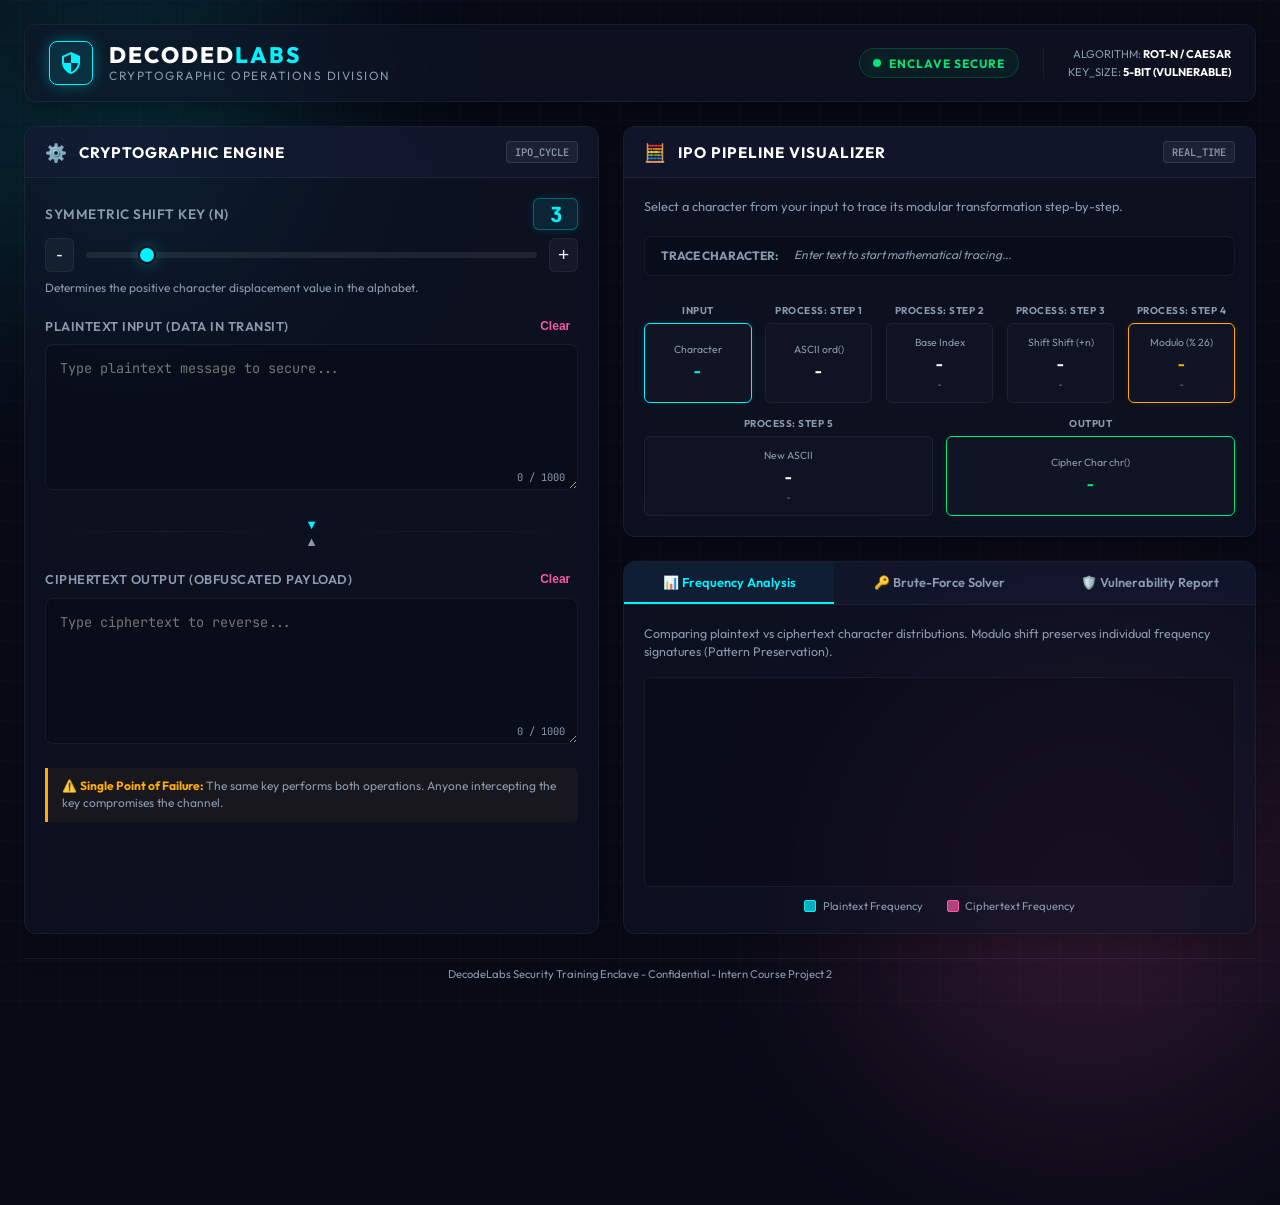
<file: Password encryption & decryption - project 2/index.html>
<!DOCTYPE html>
<html lang="en">
<head>
  <meta charset="UTF-8">
  <meta name="viewport" content="width=device-width, initial-scale=1.0">
  <meta name="description" content="DecodeLabs Cryptographic Engine - Basic Encryption & Decryption tool implementing secure transposition and data confidentiality metrics.">
  <title>DecodeLabs | Cryptographic Engine</title>
  <!-- Google Fonts -->
  <link rel="preconnect" href="https://fonts.googleapis.com">
  <link rel="preconnect" href="https://fonts.gstatic.com" crossorigin>
  <link href="https://fonts.googleapis.com/css2?family=JetBrains+Mono:ital,wght@0,100..800;1,100..800&family=Outfit:wght@100..900&display=swap" rel="stylesheet">
  <!-- Stylesheet -->
  <link rel="stylesheet" href="style.css">
</head>
<body>

  <!-- Background Grid Effect -->
  <div class="cyber-grid"></div>
  <div class="glow-orb orb-1"></div>
  <div class="glow-orb orb-2"></div>

  <div class="app-container">
    
    <!-- Top Navigation Bar / Security Header -->
    <header class="security-header">
      <div class="logo-area">
        <div class="logo-shield">
          <svg viewBox="0 0 24 24" width="24" height="24">
            <path fill="currentColor" d="M12 1L3 5v6c0 5.55 3.84 10.74 9 12 5.16-1.26 9-6.45 9-12V5l-9-4zm0 10.99h7c-.53 4.12-3.28 7.79-7 8.94V12H5V6.3l7-3.11v8.8z"/>
          </svg>
        </div>
        <div class="logo-text">
          <h1>DECODED<span>LABS</span></h1>
          <p>Cryptographic Operations Division</p>
        </div>
      </div>
      
      <div class="security-status-widget">
        <div class="status-indicator">
          <span class="status-dot green-glow"></span>
          <span class="status-label">ENCLAVE SECURE</span>
        </div>
        <div class="status-meta">
          <span>ALGORITHM: <strong>ROT-N / CAESAR</strong></span>
          <span>KEY_SIZE: <strong>5-BIT (VULNERABLE)</strong></span>
        </div>
      </div>
    </header>

    <!-- Main Workspace -->
    <main class="workspace-grid">
      
      <!-- Left Panel: Cryptographic Operations Center -->
      <section class="ops-card glass-panel" id="ops-center">
        <div class="panel-header">
          <span class="header-icon">⚙️</span>
          <h2>Cryptographic Engine</h2>
          <span class="header-badge">IPO_CYCLE</span>
        </div>

        <div class="panel-body">
          <!-- Key / Shift Control -->
          <div class="control-group">
            <div class="control-label-row">
              <label for="shift-slider">Symmetric Shift Key (n)</label>
              <div class="shift-value-display" id="shift-value">3</div>
            </div>
            <div class="slider-container">
              <button class="adjust-btn" id="shift-dec" aria-label="Decrease Shift">-</button>
              <input type="range" id="shift-slider" min="0" max="25" value="3" class="neon-slider">
              <button class="adjust-btn" id="shift-inc" aria-label="Increase Shift">+</button>
            </div>
            <span class="control-help">Determines the positive character displacement value in the alphabet.</span>
          </div>

          <!-- Plaintext Area -->
          <div class="text-group">
            <div class="text-label-row">
              <label for="plaintext-input">Plaintext Input (Data in Transit)</label>
              <button class="clear-btn" id="clear-plaintext">Clear</button>
            </div>
            <div class="textarea-wrapper">
              <textarea id="plaintext-input" placeholder="Type plaintext message to secure..." maxlength="1000" rows="5"></textarea>
              <div class="char-counter"><span id="plaintext-count">0</span> / 1000</div>
            </div>
          </div>

          <!-- Operation Direction Indicator -->
          <div class="crypto-flow-divider">
            <div class="flow-line"></div>
            <div class="flow-arrows">
              <span class="arrow encrypting-arrow">▼</span>
              <span class="arrow decrypting-arrow">▲</span>
            </div>
            <div class="flow-line"></div>
          </div>

          <!-- Ciphertext Area -->
          <div class="text-group">
            <div class="text-label-row">
              <label for="ciphertext-input">Ciphertext Output (Obfuscated Payload)</label>
              <button class="clear-btn" id="clear-ciphertext">Clear</button>
            </div>
            <div class="textarea-wrapper">
              <textarea id="ciphertext-input" placeholder="Type ciphertext to reverse..." maxlength="1000" rows="5"></textarea>
              <div class="char-counter"><span id="ciphertext-count">0</span> / 1000</div>
            </div>
          </div>

          <!-- Symmetric Actions -->
          <div class="action-footer">
            <p class="enclave-warning">
              ⚠️ <strong>Single Point of Failure:</strong> The same key performs both operations. Anyone intercepting the key compromises the channel.
            </p>
          </div>
        </div>
      </section>

      <!-- Right Panel: Intelligence & Analysis Dash -->
      <div class="analysis-column">
        
        <!-- Interactive IPO Mathematical Pipeline -->
        <section class="analysis-card glass-panel" id="ipo-card">
          <div class="panel-header">
            <span class="header-icon">🧮</span>
            <h2>IPO Pipeline Visualizer</h2>
            <span class="header-badge">REAL_TIME</span>
          </div>
          <div class="panel-body">
            <p class="info-desc">Select a character from your input to trace its modular transformation step-by-step.</p>
            
            <div class="letter-picker-row">
              <span class="picker-label">Trace Character:</span>
              <div class="picker-container" id="picker-wrapper">
                <!-- Javascript will inject letter tokens here -->
                <span class="picker-placeholder">Enter text to start mathematical tracing...</span>
              </div>
            </div>

            <!-- Pipeline Visual Grid -->
            <div class="ipo-pipeline-grid" id="pipeline-visual">
              
              <!-- Input Stage -->
              <div class="pipeline-node" id="node-input">
                <div class="node-label">INPUT</div>
                <div class="node-box neon-border">
                  <div class="node-title">Character</div>
                  <div class="node-val" id="val-char-in">-</div>
                </div>
              </div>

              <!-- Conversion Stage -->
              <div class="pipeline-node" id="node-ascii">
                <div class="node-label">PROCESS: STEP 1</div>
                <div class="node-box">
                  <div class="node-title">ASCII ord()</div>
                  <div class="node-val" id="val-ascii-in">-</div>
                </div>
              </div>

              <!-- Base Normalization -->
              <div class="pipeline-node" id="node-base">
                <div class="node-label">PROCESS: STEP 2</div>
                <div class="node-box">
                  <div class="node-title">Base Index</div>
                  <div class="node-val" id="val-index-in">-</div>
                  <div class="node-formula" id="val-formula-base">-</div>
                </div>
              </div>

              <!-- Key Shift -->
              <div class="pipeline-node" id="node-shift">
                <div class="node-label">PROCESS: STEP 3</div>
                <div class="node-box">
                  <div class="node-title">Shift Shift (+n)</div>
                  <div class="node-val" id="val-shift-out">-</div>
                  <div class="node-formula" id="val-formula-shift">-</div>
                </div>
              </div>

              <!-- Modulo wrap -->
              <div class="pipeline-node" id="node-wrap">
                <div class="node-label">PROCESS: STEP 4</div>
                <div class="node-box neon-border-amber">
                  <div class="node-title">Modulo (% 26)</div>
                  <div class="node-val" id="val-wrap-out">-</div>
                  <div class="node-formula" id="val-formula-wrap">-</div>
                </div>
              </div>

              <!-- Denormalization -->
              <div class="pipeline-node" id="node-denorm">
                <div class="node-label">PROCESS: STEP 5</div>
                <div class="node-box">
                  <div class="node-title">New ASCII</div>
                  <div class="node-val" id="val-ascii-out">-</div>
                  <div class="node-formula" id="val-formula-denorm">-</div>
                </div>
              </div>

              <!-- Output Stage -->
              <div class="pipeline-node" id="node-output">
                <div class="node-label">OUTPUT</div>
                <div class="node-box neon-border-green">
                  <div class="node-title">Cipher Char chr()</div>
                  <div class="node-val" id="val-char-out">-</div>
                </div>
              </div>

            </div>
          </div>
        </section>

        <!-- Tabs Navigation for Frequency Analysis vs Brute Force -->
        <section class="analysis-card glass-panel" id="security-tabs-card">
          <div class="tabs-nav">
            <button class="tab-btn active" data-tab="freq-tab">📊 Frequency Analysis</button>
            <button class="tab-btn" data-tab="brute-tab">🔑 Brute-Force Solver</button>
            <button class="tab-btn" data-tab="vulnerability-tab">🛡️ Vulnerability Report</button>
          </div>

          <div class="tabs-content">
            <!-- Tab 1: Frequency Analysis -->
            <div class="tab-pane active" id="freq-tab">
              <p class="tab-desc">Comparing plaintext vs ciphertext character distributions. Modulo shift preserves individual frequency signatures (Pattern Preservation).</p>
              
              <div class="chart-container">
                <!-- We will render a custom High-Perf canvas chart -->
                <canvas id="freq-chart" width="480" height="200"></canvas>
              </div>
              
              <div class="chart-legend">
                <div class="legend-item"><span class="legend-color pt-color"></span> Plaintext Frequency</div>
                <div class="legend-item"><span class="legend-color ct-color"></span> Ciphertext Frequency</div>
              </div>
            </div>

            <!-- Tab 2: Brute Force Solver -->
            <div class="tab-pane" id="brute-tab">
              <p class="tab-desc">Because the key space is restricted to only 25 possibilities, Caesar Ciphers can be solved instantly. View all possible translations below:</p>
              
              <div class="brute-force-table-wrapper">
                <table class="brute-table" id="brute-table-body">
                  <thead>
                    <tr>
                      <th style="width: 15%">Shift</th>
                      <th style="width: 65%">Decrypted Text Candidate</th>
                      <th style="width: 20%">Assessment</th>
                    </tr>
                  </thead>
                  <tbody>
                    <tr>
                      <td colspan="3" class="empty-table-msg">Enter a ciphertext message to test key space recovery.</td>
                    </tr>
                  </tbody>
                </table>
              </div>
            </div>

            <!-- Tab 3: Vulnerability Report -->
            <div class="tab-pane" id="vulnerability-tab">
              <div class="vuln-report">
                <div class="vuln-severity high">
                  <span class="severity-tag">CRITICAL RISK</span>
                  <h3>Frequency Pattern Preservation</h3>
                </div>
                <p>Observe the Frequency Analysis chart above. The ciphertext letter distribution has <strong>exactly the same shape</strong> as the plaintext, shifted horizontally. Since the letter 'E' is the most frequent character in standard English texts, a simple frequency search instantly reveals the key.</p>
                
                <div class="vuln-severity medium">
                  <span class="severity-tag">MEDIUM RISK</span>
                  <h3>Tiny Key Space (5-Bit Entropy)</h3>
                </div>
                <p>With only 25 keys, a computer can check all decryption combinations in microseconds. This is vulnerable to brute-force attacks.</p>

                <div class="remediation-box">
                  <h4>🔒 Cryptographic Evolution</h4>
                  <p>To fix these issues, modern algorithms (like <strong>AES-256</strong>) introduce:</p>
                  <ul>
                    <li><strong>Confusion:</strong> Making the relationship between the key and the ciphertext as complex as possible.</li>
                    <li><strong>Diffusion:</strong> Spreading the influence of individual plaintext characters over the entire ciphertext payload.</li>
                    <li><strong>Large Key Space:</strong> 256-bit keys yield $1.15 \times 10^{77}$ combinations, resisting brute-force.</li>
                  </ul>
                </div>
              </div>
            </div>

          </div>
        </section>

      </div>
    </main>

    <!-- Footer -->
    <footer class="app-footer">
      <p>DecodeLabs Security Training Enclave - Confidential - Intern Course Project 2</p>
    </footer>

  </div>

  <!-- Javascript Core Logic -->
  <script src="app.js"></script>
</body>
</html>
</file>
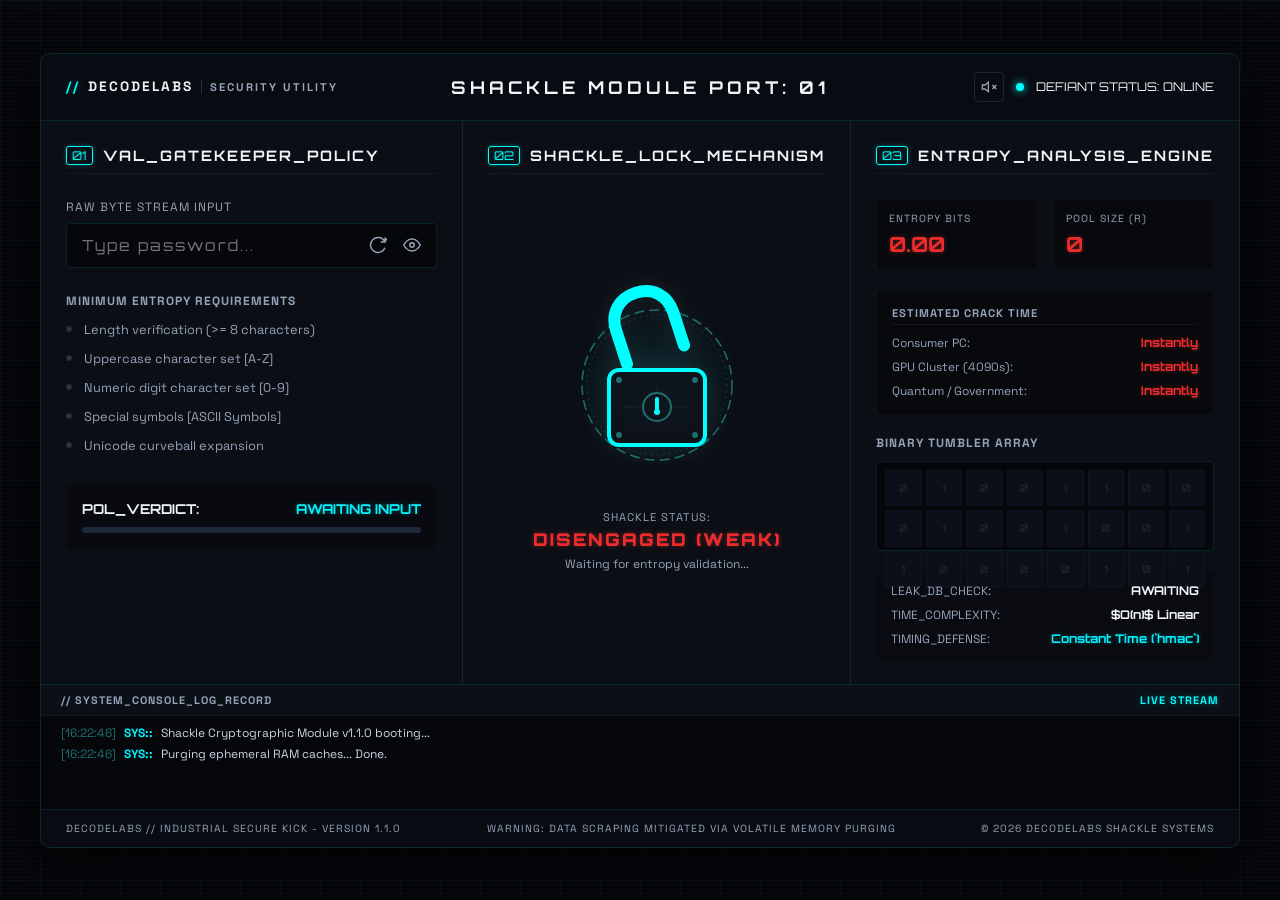
<file: Password strength checker - project 1/index.html>
<!DOCTYPE html>
<html lang="en">
<head>
    <meta charset="UTF-8">
    <meta name="viewport" content="width=device-width, initial-scale=1.0">
    <title>DecodeLabs // Password Entropy Terminal</title>
    <meta name="description" content="DecodeLabs Password Strength Checker and Entropy Analysis Engine. Evaluate password complexity, search space size, and Shannon entropy using constant-time comparison algorithms.">
    <meta name="keywords" content="DecodeLabs, password strength checker, password entropy, cybersecurity, constant time check, shackle lock, timing attack defense">
    <!-- Google Fonts: Space Grotesk & Orbitron for futuristic look -->
    <link rel="preconnect" href="https://fonts.googleapis.com">
    <link rel="preconnect" href="https://fonts.gstatic.com" crossorigin>
    <link href="https://fonts.googleapis.com/css2?family=Orbitron:wght@400;700;900&family=Space+Grotesk:wght@300;500;700&display=swap" rel="stylesheet">
    <link rel="stylesheet" href="styles.css">
</head>
<body>
    <!-- Scanline & Glitch Background Overlay -->
    <div class="scanlines"></div>
    <div class="grid-overlay"></div>
    <div class="ambient-glow"></div>

    <div class="terminal-container">
        <!-- Terminal Header -->
        <header class="terminal-header">
            <div class="header-brand">
                <span class="brand-logo">//</span>
                <span class="brand-name">DECODELABS</span>
                <span class="brand-division">SECURITY UTILITY</span>
            </div>
            <div class="header-title-container">
                <h1 class="header-title">SHACKLE MODULE PORT: 01</h1>
            </div>
            <div class="header-status">
                <button type="button" id="btn-audio" class="control-btn" title="Toggle Synthesizer Audio (Muted)">
                    <svg class="audio-icon" id="audio-icon-svg" viewBox="0 0 24 24" fill="none" stroke="currentColor" stroke-width="2">
                        <!-- Muted speaker icon by default -->
                        <path d="M11 5L6 9H2v6h4l5 4V5z"/>
                        <line x1="23" y1="9" x2="17" y2="15"/>
                        <line x1="17" y1="9" x2="23" y2="15"/>
                    </svg>
                </button>
                <div class="status-indicator-dot pulsing"></div>
                <div class="status-text" id="system-status-text">DEFIANT STATUS: ONLINE</div>
            </div>
        </header>

        <!-- Main Terminal Dashboard -->
        <main class="terminal-dashboard">
            
            <!-- LEFT PANEL: Security Logic & Controls -->
            <section class="dashboard-panel control-panel" id="control-unit">
                <div class="panel-header">
                    <span class="panel-num">01</span>
                    <h2>VAL_GATEKEEPER_POLICY</h2>
                </div>
                
                <div class="panel-content">
                    <div class="input-group">
                        <label for="password-input">RAW BYTE STREAM INPUT</label>
                        <div class="password-field-wrapper">
                            <input type="password" id="password-input" placeholder="Type password..." autocomplete="off" spellcheck="false">
                            <button type="button" id="btn-generate" class="inner-btn" title="Generate Secure Entropy">
                                <svg class="gen-icon" viewBox="0 0 24 24" fill="none" stroke="currentColor" stroke-width="2">
                                    <path d="M21.5 2v6h-6M21.34 15.57a10 10 0 1 1-.57-8.38l5.67-5.67"/>
                                </svg>
                            </button>
                            <button type="button" id="toggle-visibility" class="inner-btn" aria-label="Toggle password visibility">
                                <svg class="eye-icon" viewBox="0 0 24 24" fill="none" stroke="currentColor" stroke-width="2">
                                    <path d="M1 12s4-8 11-8 11 8 11 8-4 8-11 8-11-8-11-8z"/>
                                    <circle cx="12" cy="12" r="3"/>
                                </svg>
                            </button>
                        </div>
                    </div>

                    <!-- Policy Checklist -->
                    <div class="policy-checklist">
                        <h3>MINIMUM ENTROPY REQUIREMENTS</h3>
                        <ul>
                            <li id="rule-length" class="policy-rule">
                                <span class="rule-led"></span>
                                <span class="rule-text">Length verification (>= 8 characters)</span>
                            </li>
                            <li id="rule-upper" class="policy-rule">
                                <span class="rule-led"></span>
                                <span class="rule-text">Uppercase character set [A-Z]</span>
                            </li>
                            <li id="rule-digit" class="policy-rule">
                                <span class="rule-led"></span>
                                <span class="rule-text">Numeric digit character set [0-9]</span>
                            </li>
                            <li id="rule-symbol" class="policy-rule">
                                <span class="rule-led"></span>
                                <span class="rule-text">Special symbols [ASCII Symbols]</span>
                            </li>
                            <li id="rule-unicode" class="policy-rule">
                                <span class="rule-led"></span>
                                <span class="rule-text">Unicode curveball expansion</span>
                            </li>
                        </ul>
                    </div>

                    <!-- Policy Status Bar -->
                    <div class="status-summary">
                        <div class="status-row">
                            <span>POL_VERDICT:</span>
                            <span id="policy-verdict" class="status-fail">REJECTED</span>
                        </div>
                        <div class="status-bar-bg">
                            <div id="policy-status-bar" class="status-bar-fill fill-fail"></div>
                        </div>
                    </div>
                </div>
            </section>

            <!-- MIDDLE PANEL: Shackle Mechanism Visualization -->
            <section class="dashboard-panel visualization-panel" id="shackle-mechanism">
                <div class="panel-header">
                    <span class="panel-num">02</span>
                    <h2>SHACKLE_LOCK_MECHANISM</h2>
                </div>

                <div class="panel-content shackle-center">
                    <!-- Dynamic Lock SVG -->
                    <div class="shackle-wrapper">
                        <svg class="shackle-svg" viewBox="0 0 200 200" width="200" height="200">
                            <defs>
                                <radialGradient id="lock-glow" cx="50%" cy="50%" r="50%">
                                    <stop offset="0%" stop-color="var(--accent-glow)" stop-opacity="0.3" />
                                    <stop offset="100%" stop-color="var(--accent-glow)" stop-opacity="0" />
                                </radialGradient>
                            </defs>
                            
                            <!-- Glowing background circle -->
                            <circle cx="100" cy="100" r="85" fill="url(#lock-glow)" class="lock-bg-pulse" />
                            
                            <!-- Outer decorative HUD ring -->
                            <circle cx="100" cy="100" r="75" fill="none" stroke="var(--accent-dim)" stroke-width="1.5" stroke-dasharray="10 5" class="hud-ring-rotate" />
                            <circle cx="100" cy="100" r="70" fill="none" stroke="var(--accent-dim)" stroke-width="0.5" stroke-dasharray="2 4" />
                            
                            <!-- Padlock Group -->
                            <g class="padlock-group">
                                <!-- Lock Shackle (moving part) -->
                                <path id="shackle-arm" d="M70,95 V60 C70,42 82,30 100,30 C118,30 130,42 130,60 V95" 
                                      fill="none" stroke="var(--accent-color)" stroke-width="12" stroke-linecap="round" />
                                
                                <!-- Lock Body -->
                                <rect x="52" y="85" width="96" height="75" rx="10" fill="var(--bg-panel)" stroke="var(--accent-color)" stroke-width="4" />
                                
                                <!-- Screws on the lock body -->
                                <circle cx="62" cy="95" r="3" fill="var(--accent-dim)" />
                                <circle cx="138" cy="95" r="3" fill="var(--accent-dim)" />
                                <circle cx="62" cy="150" r="3" fill="var(--accent-dim)" />
                                <circle cx="138" cy="150" r="3" fill="var(--accent-dim)" />
                                
                                <!-- Decorative circuit lines on lock body -->
                                <path class="lock-circuits" d="M 68,122 H 84 M 116,122 H 132 M 100,102 V 108" fill="none" stroke="var(--accent-dim)" stroke-width="2" stroke-linecap="round" />
                                
                                <!-- Inner HUD element on lock body -->
                                <circle cx="100" cy="122" r="14" fill="none" stroke="var(--accent-dim)" stroke-width="2" />
                                <path id="lock-core" d="M100,114 V124" stroke="var(--accent-color)" stroke-width="4" stroke-linecap="round" />
                                <circle cx="100" cy="127" r="3" fill="var(--accent-color)" />
                            </g>
                        </svg>
                    </div>

                    <!-- Real-time Shackle Status Label -->
                    <div class="shackle-state">
                        <div class="shackle-status-title">SHACKLE STATUS:</div>
                        <div id="shackle-status-value" class="shackle-status-text text-fail">DISENGAGED (WEAK)</div>
                        <div id="shackle-status-details" class="shackle-status-subtext">Waiting for entropy validation...</div>
                    </div>
                </div>
            </section>

            <!-- RIGHT PANEL: Entropy Statistics & Tumbler -->
            <section class="dashboard-panel statistics-panel" id="entropy-engine">
                <div class="panel-header">
                    <span class="panel-num">03</span>
                    <h2>ENTROPY_ANALYSIS_ENGINE</h2>
                </div>

                <div class="panel-content">
                    <!-- Real-time Stats -->
                    <div class="stats-grid">
                        <div class="stat-box">
                            <span class="stat-label">ENTROPY BITS</span>
                            <span id="stat-entropy" class="stat-value text-fail">0.00</span>
                        </div>
                        <div class="stat-box">
                            <span class="stat-label">POOL SIZE (R)</span>
                            <span id="stat-pool" class="stat-value text-fail">0</span>
                        </div>
                    </div>

                    <!-- Crack Time Estimator -->
                    <div class="crack-estimator">
                        <h3>ESTIMATED CRACK TIME</h3>
                        <div class="estimator-table">
                            <div class="estimator-row">
                                <span class="est-device">Consumer PC:</span>
                                <span id="crack-desktop" class="est-time text-fail">Instant</span>
                            </div>
                            <div class="estimator-row">
                                <span class="est-device">GPU Cluster (4090s):</span>
                                <span id="crack-cluster" class="est-time text-fail">Instant</span>
                            </div>
                            <div class="estimator-row">
                                <span class="est-device">Quantum / Government:</span>
                                <span id="crack-quantum" class="est-time text-fail">Instant</span>
                            </div>
                        </div>
                    </div>

                    <!-- Binary Tumbler Array -->
                    <div class="tumbler-container">
                        <h3>BINARY TUMBLER ARRAY</h3>
                        <div class="tumbler-grid" id="tumbler-grid">
                            <!-- Populated dynamically by JS -->
                        </div>
                    </div>

                    <!-- Cryptographic Details -->
                    <div class="crypto-details">
                        <div class="crypto-row">
                            <span class="crypto-label">LEAK_DB_CHECK:</span>
                            <span id="crypto-leak" class="crypto-val status-pass">CLEAR</span>
                        </div>
                        <div class="crypto-row">
                            <span class="crypto-label">TIME_COMPLEXITY:</span>
                            <span class="crypto-val">$O(n)$ Linear</span>
                        </div>
                        <div class="crypto-row">
                            <span class="crypto-label">TIMING_DEFENSE:</span>
                            <span class="crypto-val text-cyan">Constant Time (`hmac`)</span>
                        </div>
                    </div>
                </div>
            </section>

        </main>

        <!-- Cyber Console Log Panel -->
        <section class="console-log-panel">
            <div class="console-header">
                <span class="console-title">// SYSTEM_CONSOLE_LOG_RECORD</span>
                <span class="console-status">LIVE STREAM</span>
            </div>
            <div class="console-body" id="console-log-output">
                <!-- Log entries added dynamically by JS -->
            </div>
        </section>

        <!-- Footer -->
        <footer class="terminal-footer">
            <div class="footer-left">DECODELABS // INDUSTRIAL SECURE KICK - VERSION 1.1.0</div>
            <div class="footer-center">WARNING: DATA SCRAPING MITIGATED VIA VOLATILE MEMORY PURGING</div>
            <div class="footer-right">&copy; 2026 DECODELABS SHACKLE SYSTEMS</div>
        </footer>
    </div>

    <script src="app.js"></script>
</body>
</html>
</file>
<file: Password encryption & decryption - project 2/style.css>
/*
 * DecodeLabs Cryptographic Engine stylesheet
 * Theme: Cyberpunk Glassmorphism / Secure Enclave
 */

:root {
  --bg-primary: #080a16;
  --bg-panel: rgba(15, 20, 39, 0.6);
  --bg-card-header: rgba(26, 32, 58, 0.4);
  --border-color: rgba(255, 255, 255, 0.06);
  --border-focus: rgba(0, 242, 254, 0.4);
  
  /* Accent Colors */
  --accent-cyan: #00f2fe;
  --accent-cyan-rgb: 0, 242, 254;
  --accent-pink: #f857a6;
  --accent-pink-rgb: 248, 87, 166;
  --accent-amber: #ffab00;
  --accent-amber-rgb: 255, 171, 0;
  --accent-green: #00e676;
  --accent-green-rgb: 0, 230, 118;
  
  /* Text */
  --text-main: #f1f5f9;
  --text-muted: #8a99ad;
  --text-white: #ffffff;
  
  /* Fonts */
  --font-outfit: 'Outfit', sans-serif;
  --font-mono: 'JetBrains Mono', monospace;
  
  /* Shadow & Blur */
  --glass-blur: blur(16px);
  --glow-cyan: 0 0 15px rgba(0, 242, 254, 0.3);
  --glow-pink: 0 0 15px rgba(248, 87, 166, 0.3);
  --glow-amber: 0 0 15px rgba(255, 171, 0, 0.3);
  --glow-green: 0 0 15px rgba(0, 230, 118, 0.3);
  
  --transition-speed: 0.25s;
}

/* Base resets & styles */
* {
  box-sizing: border-box;
  margin: 0;
  padding: 0;
}

body {
  font-family: var(--font-outfit);
  background-color: var(--bg-primary);
  color: var(--text-main);
  min-height: 100vh;
  overflow-x: hidden;
  position: relative;
  display: flex;
  flex-direction: column;
}

/* Background grid details */
.cyber-grid {
  position: absolute;
  top: 0;
  left: 0;
  width: 100%;
  height: 100%;
  background-image: 
    linear-gradient(rgba(255, 255, 255, 0.015) 1px, transparent 1px),
    linear-gradient(90deg, rgba(255, 255, 255, 0.015) 1px, transparent 1px);
  background-size: 40px 40px;
  background-position: center top;
  z-index: -2;
  pointer-events: none;
}

/* Background glowing layout orbs */
.glow-orb {
  position: absolute;
  border-radius: 50%;
  filter: blur(100px);
  z-index: -1;
  pointer-events: none;
  opacity: 0.25;
}

.orb-1 {
  width: 40vw;
  height: 40vw;
  background: radial-gradient(circle, var(--accent-cyan) 0%, transparent 70%);
  top: -10vw;
  left: -10vw;
}

.orb-2 {
  width: 50vw;
  height: 50vw;
  background: radial-gradient(circle, var(--accent-pink) 0%, transparent 70%);
  bottom: -15vw;
  right: -10vw;
}

/* Scrollbar styling */
::-webkit-scrollbar {
  width: 8px;
  height: 8px;
}
::-webkit-scrollbar-track {
  background: rgba(0, 0, 0, 0.2);
}
::-webkit-scrollbar-thumb {
  background: rgba(255, 255, 255, 0.1);
  border-radius: 4px;
}
::-webkit-scrollbar-thumb:hover {
  background: rgba(255, 255, 255, 0.2);
}

/* App Layout Container */
.app-container {
  max-width: 1440px;
  margin: 0 auto;
  width: 100%;
  padding: 1.5rem;
  flex: 1;
  display: flex;
  flex-direction: column;
  gap: 1.5rem;
}

/* Security Header */
.security-header {
  display: flex;
  justify-content: space-between;
  align-items: center;
  padding: 1rem 1.5rem;
  background: var(--bg-panel);
  border: 1px solid var(--border-color);
  border-radius: 12px;
  backdrop-filter: var(--glass-blur);
  box-shadow: 0 8px 32px 0 rgba(0, 0, 0, 0.37);
}

.logo-area {
  display: flex;
  align-items: center;
  gap: 1rem;
}

.logo-shield {
  display: flex;
  align-items: center;
  justify-content: center;
  width: 44px;
  height: 44px;
  background: rgba(0, 242, 254, 0.1);
  border: 1px solid var(--accent-cyan);
  border-radius: 8px;
  color: var(--accent-cyan);
  box-shadow: var(--glow-cyan);
}

.logo-text h1 {
  font-size: 1.4rem;
  font-weight: 800;
  letter-spacing: 2px;
  line-height: 1.1;
  color: var(--text-white);
}

.logo-text h1 span {
  color: var(--accent-cyan);
}

.logo-text p {
  font-size: 0.75rem;
  color: var(--text-muted);
  text-transform: uppercase;
  letter-spacing: 1.5px;
}

.security-status-widget {
  display: flex;
  align-items: center;
  gap: 1.5rem;
}

.status-indicator {
  display: flex;
  align-items: center;
  gap: 0.5rem;
  background: rgba(0, 230, 118, 0.06);
  border: 1px solid rgba(0, 230, 118, 0.2);
  padding: 0.4rem 0.8rem;
  border-radius: 20px;
}

.status-dot {
  width: 8px;
  height: 8px;
  border-radius: 50%;
  background-color: var(--accent-green);
}

.green-glow {
  box-shadow: var(--glow-green);
  animation: pulse-green 2s infinite;
}

.status-label {
  font-size: 0.75rem;
  font-weight: 700;
  color: var(--accent-green);
  letter-spacing: 1px;
}

.status-meta {
  display: flex;
  flex-direction: column;
  gap: 0.2rem;
  font-size: 0.7rem;
  color: var(--text-muted);
  text-align: right;
  border-left: 1px solid var(--border-color);
  padding-left: 1.5rem;
}

.status-meta strong {
  color: var(--text-white);
}

/* Responsive Grid Workspace */
.workspace-grid {
  display: grid;
  grid-template-columns: 1fr 1.1fr;
  gap: 1.5rem;
  flex: 1;
}

/* Glass Panels */
.glass-panel {
  background: var(--bg-panel);
  border: 1px solid var(--border-color);
  border-radius: 12px;
  backdrop-filter: var(--glass-blur);
  box-shadow: 0 8px 32px 0 rgba(0, 0, 0, 0.28);
  overflow: hidden;
  display: flex;
  flex-direction: column;
}

.panel-header {
  display: flex;
  align-items: center;
  padding: 0.85rem 1.25rem;
  background: var(--bg-card-header);
  border-bottom: 1px solid var(--border-color);
  gap: 0.75rem;
}

.header-icon {
  font-size: 1.1rem;
}

.panel-header h2 {
  font-size: 0.95rem;
  font-weight: 700;
  letter-spacing: 1px;
  text-transform: uppercase;
  color: var(--text-white);
  flex: 1;
}

.header-badge {
  font-family: var(--font-mono);
  font-size: 0.65rem;
  font-weight: 600;
  background: rgba(255, 255, 255, 0.05);
  border: 1px solid rgba(255, 255, 255, 0.1);
  padding: 0.2rem 0.5rem;
  border-radius: 4px;
  color: var(--text-muted);
}

.panel-body {
  padding: 1.25rem;
  display: flex;
  flex-direction: column;
  gap: 1.25rem;
  flex: 1;
}

/* Control elements */
.control-group {
  display: flex;
  flex-direction: column;
  gap: 0.5rem;
}

.control-label-row {
  display: flex;
  justify-content: space-between;
  align-items: center;
}

.control-group label {
  font-size: 0.85rem;
  font-weight: 600;
  text-transform: uppercase;
  letter-spacing: 0.5px;
  color: var(--text-muted);
}

.shift-value-display {
  font-family: var(--font-mono);
  font-size: 1.3rem;
  font-weight: 800;
  background: rgba(0, 242, 254, 0.1);
  border: 1px solid rgba(0, 242, 254, 0.3);
  color: var(--accent-cyan);
  padding: 0.1rem 0.75rem;
  border-radius: 6px;
  box-shadow: 0 0 10px rgba(0, 242, 254, 0.15);
  min-width: 45px;
  text-align: center;
}

.slider-container {
  display: flex;
  align-items: center;
  gap: 0.75rem;
}

.adjust-btn {
  background: rgba(255, 255, 255, 0.04);
  border: 1px solid var(--border-color);
  color: var(--text-main);
  width: 34px;
  height: 34px;
  border-radius: 6px;
  font-size: 1.2rem;
  cursor: pointer;
  display: flex;
  align-items: center;
  justify-content: center;
  transition: all var(--transition-speed) ease;
}

.adjust-btn:hover {
  background: rgba(0, 242, 254, 0.1);
  border-color: var(--accent-cyan);
  color: var(--accent-cyan);
  box-shadow: var(--glow-cyan);
}

.neon-slider {
  -webkit-appearance: none;
  width: 100%;
  height: 6px;
  border-radius: 3px;
  background: rgba(255, 255, 255, 0.08);
  outline: none;
  cursor: pointer;
  transition: background var(--transition-speed) ease;
}

.neon-slider::-webkit-slider-thumb {
  -webkit-appearance: none;
  appearance: none;
  width: 18px;
  height: 18px;
  border-radius: 50%;
  background: var(--accent-cyan);
  box-shadow: var(--glow-cyan);
  border: 2px solid var(--bg-primary);
  transition: transform 0.15s ease;
}

.neon-slider::-webkit-slider-thumb:hover {
  transform: scale(1.2);
}

.control-help {
  font-size: 0.75rem;
  color: var(--text-muted);
}

/* Inputs & Textareas */
.text-group {
  display: flex;
  flex-direction: column;
  gap: 0.5rem;
}

.text-label-row {
  display: flex;
  justify-content: space-between;
  align-items: center;
}

.text-group label {
  font-size: 0.8rem;
  font-weight: 600;
  text-transform: uppercase;
  letter-spacing: 0.5px;
  color: var(--text-muted);
}

.clear-btn {
  background: none;
  border: none;
  color: var(--accent-pink);
  font-size: 0.75rem;
  font-weight: 600;
  cursor: pointer;
  transition: opacity var(--transition-speed) ease;
  padding: 0.2rem 0.5rem;
}

.clear-btn:hover {
  opacity: 0.8;
  text-decoration: underline;
}

.textarea-wrapper {
  position: relative;
}

.text-group textarea {
  width: 100%;
  background: rgba(0, 0, 0, 0.2);
  border: 1px solid var(--border-color);
  border-radius: 8px;
  color: var(--text-main);
  padding: 0.85rem;
  padding-bottom: 1.8rem; /* space for char counter */
  font-family: var(--font-mono);
  font-size: 0.85rem;
  line-height: 1.5;
  resize: vertical;
  outline: none;
  transition: all var(--transition-speed) ease;
}

.text-group textarea:focus {
  border-color: var(--accent-cyan);
  box-shadow: 0 0 12px rgba(0, 242, 254, 0.1);
  background: rgba(0, 0, 0, 0.3);
}

.char-counter {
  position: absolute;
  bottom: 0.65rem;
  right: 0.85rem;
  font-size: 0.65rem;
  font-family: var(--font-mono);
  color: var(--text-muted);
  pointer-events: none;
}

/* Crypto divider arrows */
.crypto-flow-divider {
  display: flex;
  align-items: center;
  gap: 1rem;
}

.flow-line {
  flex: 1;
  height: 1px;
  background: linear-gradient(90deg, transparent, var(--border-color), transparent);
}

.flow-arrows {
  display: flex;
  flex-direction: column;
  gap: 0.2rem;
  color: var(--text-muted);
}

.arrow {
  font-size: 0.8rem;
  transition: all 0.3s ease;
  text-align: center;
}

.encrypting-arrow.active {
  color: var(--accent-cyan);
  text-shadow: var(--glow-cyan);
  transform: translateY(2px);
  animation: bounce-down 1.2s infinite;
}

.decrypting-arrow.active {
  color: var(--accent-pink);
  text-shadow: var(--glow-pink);
  transform: translateY(-2px);
  animation: bounce-up 1.2s infinite;
}

/* Warnings & footer notes */
.enclave-warning {
  font-size: 0.75rem;
  color: var(--text-muted);
  line-height: 1.4;
  background: rgba(255, 171, 0, 0.05);
  border-left: 3px solid var(--accent-amber);
  padding: 0.65rem 0.85rem;
  border-radius: 0 6px 6px 0;
}

.enclave-warning strong {
  color: var(--accent-amber);
}

/* Right Panel Elements: Trace Character */
.analysis-column {
  display: flex;
  flex-direction: column;
  gap: 1.5rem;
}

.info-desc {
  font-size: 0.8rem;
  color: var(--text-muted);
  line-height: 1.4;
}

.letter-picker-row {
  display: flex;
  align-items: center;
  gap: 1rem;
  background: rgba(0, 0, 0, 0.15);
  border: 1px solid var(--border-color);
  padding: 0.65rem 1rem;
  border-radius: 8px;
}

.picker-label {
  font-size: 0.75rem;
  font-weight: 700;
  text-transform: uppercase;
  color: var(--text-muted);
  white-space: nowrap;
}

.picker-container {
  display: flex;
  gap: 0.4rem;
  overflow-x: auto;
  flex: 1;
  padding-bottom: 2px;
}

.picker-placeholder {
  font-size: 0.75rem;
  color: var(--text-muted);
  font-style: italic;
}

.picker-token {
  font-family: var(--font-mono);
  font-size: 0.85rem;
  font-weight: 700;
  background: rgba(255, 255, 255, 0.05);
  border: 1px solid var(--border-color);
  color: var(--text-muted);
  width: 26px;
  height: 26px;
  display: flex;
  align-items: center;
  justify-content: center;
  border-radius: 4px;
  cursor: pointer;
  user-select: none;
  transition: all 0.15s ease;
  flex-shrink: 0;
}

.picker-token:hover {
  background: rgba(255, 255, 255, 0.1);
  border-color: rgba(255, 255, 255, 0.2);
  color: var(--text-white);
}

.picker-token.active {
  background: rgba(0, 242, 254, 0.12);
  border-color: var(--accent-cyan);
  color: var(--accent-cyan);
  box-shadow: 0 0 8px rgba(0, 242, 254, 0.2);
}

.picker-token.special {
  opacity: 0.4;
  cursor: not-allowed;
}

/* IPO mathematical pipeline graphic grid */
.ipo-pipeline-grid {
  display: flex;
  flex-wrap: wrap;
  gap: 0.85rem;
  justify-content: space-between;
  margin-top: 0.5rem;
}

.pipeline-node {
  flex: 1 1 12%;
  min-width: 90px;
  display: flex;
  flex-direction: column;
  gap: 0.4rem;
}

.pipeline-node .node-label {
  font-size: 0.62rem;
  font-weight: 700;
  color: var(--text-muted);
  text-transform: uppercase;
  letter-spacing: 0.5px;
  text-align: center;
}

.pipeline-node .node-box {
  background: rgba(255, 255, 255, 0.02);
  border: 1px solid var(--border-color);
  border-radius: 6px;
  padding: 0.5rem;
  text-align: center;
  display: flex;
  flex-direction: column;
  justify-content: center;
  min-height: 80px;
  transition: all var(--transition-speed) ease;
}

.pipeline-node .node-title {
  font-size: 0.65rem;
  color: var(--text-muted);
  margin-bottom: 0.25rem;
  white-space: nowrap;
}

.pipeline-node .node-val {
  font-family: var(--font-mono);
  font-size: 1.1rem;
  font-weight: 700;
  color: var(--text-white);
}

.pipeline-node .node-formula {
  font-family: var(--font-mono);
  font-size: 0.55rem;
  color: var(--text-muted);
  margin-top: 0.2rem;
  word-break: break-all;
}

/* Node glows based on status */
.neon-border {
  border-color: var(--accent-cyan) !important;
  box-shadow: 0 0 10px rgba(0, 242, 254, 0.1);
}
.neon-border .node-val {
  color: var(--accent-cyan) !important;
}

.neon-border-amber {
  border-color: var(--accent-amber) !important;
  box-shadow: 0 0 10px rgba(255, 171, 0, 0.1);
}
.neon-border-amber .node-val {
  color: var(--accent-amber) !important;
}

.neon-border-green {
  border-color: var(--accent-green) !important;
  box-shadow: 0 0 10px rgba(0, 230, 118, 0.1);
}
.neon-border-green .node-val {
  color: var(--accent-green) !important;
}

/* Tabs implementation styling */
.tabs-nav {
  display: flex;
  background: var(--bg-card-header);
  border-bottom: 1px solid var(--border-color);
}

.tab-btn {
  flex: 1;
  background: none;
  border: none;
  border-bottom: 2px solid transparent;
  color: var(--text-muted);
  padding: 0.75rem 1rem;
  font-family: var(--font-outfit);
  font-size: 0.8rem;
  font-weight: 600;
  cursor: pointer;
  transition: all var(--transition-speed) ease;
}

.tab-btn:hover {
  color: var(--text-white);
  background: rgba(255, 255, 255, 0.02);
}

.tab-btn.active {
  color: var(--accent-cyan);
  border-bottom-color: var(--accent-cyan);
  background: rgba(0, 242, 254, 0.04);
}

.tab-pane {
  display: none;
  padding: 1.25rem;
  flex-direction: column;
  gap: 1rem;
}

.tab-pane.active {
  display: flex;
}

.tab-desc {
  font-size: 0.78rem;
  color: var(--text-muted);
  line-height: 1.45;
}

/* Frequency Analysis Chart CSS */
.chart-container {
  background: rgba(0, 0, 0, 0.2);
  border: 1px solid var(--border-color);
  border-radius: 6px;
  padding: 0.5rem;
  width: 100%;
  height: 210px;
  display: flex;
  align-items: center;
  justify-content: center;
}

#freq-chart {
  max-width: 100%;
  max-height: 100%;
}

.chart-legend {
  display: flex;
  justify-content: center;
  gap: 1.5rem;
  margin-top: -0.25rem;
}

.legend-item {
  display: flex;
  align-items: center;
  gap: 0.4rem;
  font-size: 0.7rem;
  color: var(--text-muted);
}

.legend-color {
  width: 12px;
  height: 12px;
  border-radius: 2px;
}

.pt-color {
  background: rgba(0, 242, 254, 0.7);
  border: 1px solid var(--accent-cyan);
}

.ct-color {
  background: rgba(248, 87, 166, 0.7);
  border: 1px solid var(--accent-pink);
}

/* Brute force candidates table */
.brute-force-table-wrapper {
  border: 1px solid var(--border-color);
  border-radius: 6px;
  background: rgba(0, 0, 0, 0.25);
  max-height: 240px;
  overflow-y: auto;
}

.brute-table {
  width: 100%;
  border-collapse: collapse;
  font-family: var(--font-mono);
  font-size: 0.75rem;
  text-align: left;
}

.brute-table th, .brute-table td {
  padding: 0.65rem 0.85rem;
  border-bottom: 1px solid var(--border-color);
}

.brute-table th {
  background: rgba(255, 255, 255, 0.03);
  font-family: var(--font-outfit);
  font-weight: 700;
  text-transform: uppercase;
  letter-spacing: 0.5px;
  color: var(--text-muted);
  position: sticky;
  top: 0;
  z-index: 1;
}

.brute-table tr:hover {
  background: rgba(255, 255, 255, 0.015);
}

.empty-table-msg {
  text-align: center;
  color: var(--text-muted);
  font-style: italic;
  padding: 2rem !important;
}

.assessment-badge {
  font-family: var(--font-outfit);
  font-size: 0.62rem;
  font-weight: 700;
  padding: 0.15rem 0.4rem;
  border-radius: 4px;
  display: inline-block;
}

.badge-match {
  background: rgba(0, 230, 118, 0.1);
  border: 1px solid rgba(0, 230, 118, 0.2);
  color: var(--accent-green);
  box-shadow: 0 0 5px rgba(0, 230, 118, 0.05);
}

.badge-unknown {
  background: rgba(255, 255, 255, 0.03);
  border: 1px solid var(--border-color);
  color: var(--text-muted);
}

/* Vulnerability Tab CSS */
.vuln-report {
  display: flex;
  flex-direction: column;
  gap: 0.85rem;
  overflow-y: auto;
  max-height: 250px;
  padding-right: 4px;
}

.vuln-severity {
  display: flex;
  align-items: center;
  gap: 0.75rem;
  margin-top: 0.25rem;
}

.severity-tag {
  font-size: 0.62rem;
  font-weight: 800;
  padding: 0.2rem 0.5rem;
  border-radius: 4px;
  letter-spacing: 0.5px;
}

.vuln-severity.high .severity-tag {
  background: rgba(248, 87, 166, 0.1);
  border: 1px solid rgba(248, 87, 166, 0.3);
  color: var(--accent-pink);
}

.vuln-severity.medium .severity-tag {
  background: rgba(255, 171, 0, 0.1);
  border: 1px solid rgba(255, 171, 0, 0.3);
  color: var(--accent-amber);
}

.vuln-report h3 {
  font-size: 0.85rem;
  font-weight: 700;
  color: var(--text-white);
}

.vuln-report p {
  font-size: 0.78rem;
  color: var(--text-muted);
  line-height: 1.45;
}

.vuln-report strong {
  color: var(--text-white);
}

.remediation-box {
  background: rgba(0, 242, 254, 0.03);
  border: 1px solid rgba(0, 242, 254, 0.12);
  border-radius: 6px;
  padding: 0.75rem;
  margin-top: 0.4rem;
}

.remediation-box h4 {
  font-size: 0.8rem;
  font-weight: 700;
  color: var(--accent-cyan);
  margin-bottom: 0.4rem;
}

.remediation-box ul {
  list-style: none;
  display: flex;
  flex-direction: column;
  gap: 0.3rem;
  margin-top: 0.4rem;
}

.remediation-box li {
  font-size: 0.72rem;
  color: var(--text-muted);
  position: relative;
  padding-left: 0.75rem;
}

.remediation-box li::before {
  content: "•";
  color: var(--accent-cyan);
  position: absolute;
  left: 0;
  font-weight: 800;
}

/* App Footer */
.app-footer {
  text-align: center;
  padding: 0.5rem 0;
  font-size: 0.7rem;
  color: var(--text-muted);
  border-top: 1px solid var(--border-color);
  margin-top: auto;
}

/* Animations */
@keyframes pulse-green {
  0% {
    box-shadow: 0 0 0 0 rgba(0, 230, 118, 0.4);
  }
  70% {
    box-shadow: 0 0 0 8px rgba(0, 230, 118, 0);
  }
  100% {
    box-shadow: 0 0 0 0 rgba(0, 230, 118, 0);
  }
}

@keyframes bounce-down {
  0%, 100% {
    transform: translateY(0);
  }
  50% {
    transform: translateY(4px);
  }
}

@keyframes bounce-up {
  0%, 100% {
    transform: translateY(0);
  }
  50% {
    transform: translateY(-4px);
  }
}

/* Responsive Scaling Rules */
@media (max-width: 1024px) {
  .workspace-grid {
    grid-template-columns: 1fr;
  }
  .app-container {
    padding: 1rem;
  }
  .security-header {
    flex-direction: column;
    align-items: flex-start;
    gap: 1rem;
  }
  .security-status-widget {
    width: 100%;
    justify-content: space-between;
  }
  .status-meta {
    padding-left: 1rem;
  }
}

@media (max-width: 640px) {
  .security-status-widget {
    flex-direction: column;
    align-items: flex-start;
    gap: 0.75rem;
  }
  .status-meta {
    text-align: left;
    border-left: none;
    border-top: 1px solid var(--border-color);
    padding-left: 0;
    padding-top: 0.75rem;
    width: 100%;
  }
  .ipo-pipeline-grid {
    display: grid;
    grid-template-columns: repeat(2, 1fr);
  }
  .pipeline-node {
    flex: none;
  }
}
</file>
<file: Password strength checker - project 1/styles.css>
/* 
   DecodeLabs // Industrial Kit 
   Terminal Styling Sheet - Version 1.1.0
*/

:root {
    --bg-dark: #07090d;
    --bg-panel: rgba(13, 17, 24, 0.85);
    --border-color: rgba(0, 243, 255, 0.12);
    
    /* Dynamic HSL variables - Can be updated dynamically */
    --accent-hue: 180; /* Default Cyan */
    --accent-color: hsl(var(--accent-hue), 100%, 50%);
    --accent-dim: hsl(var(--accent-hue), 55%, 28%);
    --accent-glow: hsl(var(--accent-hue), 100%, 50%, 0.32);

    /* Fixed State Colors */
    --color-fail: hsl(0, 85%, 55%);
    --color-fail-glow: rgba(255, 74, 74, 0.35);
    --color-warn: hsl(38, 95%, 55%);
    --color-warn-glow: rgba(255, 170, 0, 0.35);
    --color-pass: hsl(142, 75%, 48%);
    --color-pass-glow: rgba(57, 219, 119, 0.35);

    --text-primary: #f1f5f9;
    --text-dim: #94a3b8;
    
    --font-heading: 'Orbitron', sans-serif;
    --font-body: 'Space Grotesk', sans-serif;
}

/* Base resets & animations */
* {
    box-sizing: border-box;
    margin: 0;
    padding: 0;
}

body {
    background-color: var(--bg-dark);
    color: var(--text-primary);
    font-family: var(--font-body);
    min-height: 100vh;
    overflow-x: hidden;
    position: relative;
    display: flex;
    justify-content: center;
    align-items: center;
    padding: 20px 0;
}

/* Background grid and scanline effects */
.grid-overlay {
    position: fixed;
    top: 0;
    left: 0;
    width: 100vw;
    height: 100vh;
    background-image: 
        linear-gradient(rgba(18, 26, 42, 0.45) 1px, transparent 1px),
        linear-gradient(90deg, rgba(18, 26, 42, 0.45) 1px, transparent 1px);
    background-size: 40px 40px;
    z-index: -3;
    pointer-events: none;
}

.scanlines {
    position: fixed;
    top: 0;
    left: 0;
    width: 100vw;
    height: 100vh;
    background: linear-gradient(
        rgba(15, 15, 15, 0) 50%, 
        rgba(0, 0, 0, 0.3) 50%
    );
    background-size: 100% 4px;
    z-index: -2;
    pointer-events: none;
    animation: crt-flicker 0.15s infinite;
}

@keyframes crt-flicker {
    0% { opacity: 0.98; }
    50% { opacity: 1; }
    100% { opacity: 0.99; }
}

.ambient-glow {
    position: fixed;
    top: 50%;
    left: 50%;
    transform: translate(-50%, -50%);
    width: 900px;
    height: 900px;
    background: radial-gradient(circle, rgba(var(--accent-hue), 243, 255, 0.02) 0%, transparent 65%);
    z-index: -4;
    pointer-events: none;
    transition: background 0.8s ease;
}

/* Terminal Container */
.terminal-container {
    width: 95vw;
    max-width: 1200px;
    border: 1px solid var(--border-color);
    background: var(--bg-panel);
    backdrop-filter: blur(16px);
    border-radius: 10px;
    box-shadow: 
        0 15px 50px rgba(0, 0, 0, 0.85), 
        0 0 30px rgba(0, 243, 255, 0.03),
        inset 0 0 15px rgba(255, 255, 255, 0.02);
    display: flex;
    flex-direction: column;
    z-index: 1;
    transition: border-color 0.5s ease, box-shadow 0.5s ease;
}

.terminal-container:hover {
    border-color: rgba(var(--accent-hue), 243, 255, 0.25);
    box-shadow: 
        0 20px 60px rgba(0, 0, 0, 0.9), 
        0 0 40px var(--accent-glow),
        inset 0 0 20px rgba(255, 255, 255, 0.03);
}

/* Header styling */
.terminal-header {
    display: grid;
    grid-template-columns: 1fr auto 1fr;
    align-items: center;
    padding: 18px 25px;
    border-bottom: 1px solid var(--border-color);
    background: rgba(8, 11, 16, 0.7);
    border-top-left-radius: 9px;
    border-top-right-radius: 9px;
}

.header-brand {
    display: flex;
    align-items: center;
    gap: 8px;
    font-size: 0.85rem;
    font-weight: 700;
    letter-spacing: 2px;
}

.brand-logo {
    color: var(--accent-color);
    text-shadow: 0 0 8px var(--accent-glow);
}

.brand-division {
    color: var(--text-dim);
    font-size: 0.7rem;
    border-left: 1px solid rgba(255,255,255,0.15);
    padding-left: 8px;
}

.header-title-container {
    text-align: center;
}

.header-title {
    font-family: var(--font-heading);
    font-size: 1.1rem;
    font-weight: 700;
    letter-spacing: 4px;
    color: var(--text-primary);
}

.header-status {
    display: flex;
    align-items: center;
    justify-content: flex-end;
    gap: 12px;
    font-size: 0.75rem;
    font-family: var(--font-heading);
}

.control-btn {
    background: transparent;
    border: 1px solid rgba(255, 255, 255, 0.1);
    color: var(--text-dim);
    cursor: pointer;
    border-radius: 4px;
    padding: 6px;
    display: flex;
    align-items: center;
    justify-content: center;
    transition: all 0.3s;
}

.control-btn:hover {
    color: var(--accent-color);
    border-color: var(--accent-color);
    box-shadow: 0 0 8px var(--accent-glow);
}

.audio-icon {
    width: 16px;
    height: 16px;
}

.status-indicator-dot {
    width: 8px;
    height: 8px;
    border-radius: 50%;
    background-color: var(--accent-color);
    box-shadow: 0 0 8px var(--accent-color);
    transition: all 0.5s ease;
}

.status-indicator-dot.pulsing {
    animation: led-pulse 2s infinite ease-in-out;
}

/* Main Dashboard Panel layout */
.terminal-dashboard {
    display: grid;
    grid-template-columns: 1.1fr 0.9fr 1fr;
    min-height: 480px;
    border-bottom: 1px solid var(--border-color);
}

@media (max-width: 950px) {
    .terminal-dashboard {
        grid-template-columns: 1fr;
    }
    .terminal-header {
        grid-template-columns: 1fr;
        gap: 12px;
        text-align: center;
    }
    .header-status {
        justify-content: center;
    }
}

.dashboard-panel {
    display: flex;
    flex-direction: column;
    padding: 25px;
    border-right: 1px solid var(--border-color);
    background: rgba(10, 14, 20, 0.3);
}

.dashboard-panel:last-child {
    border-right: none;
}

@media (max-width: 950px) {
    .dashboard-panel {
        border-right: none;
        border-bottom: 1px solid var(--border-color);
    }
    .dashboard-panel:last-child {
        border-bottom: none;
    }
}

.panel-header {
    display: flex;
    align-items: center;
    gap: 10px;
    margin-bottom: 25px;
    border-bottom: 1px solid rgba(255, 255, 255, 0.05);
    padding-bottom: 8px;
}

.panel-num {
    font-family: var(--font-heading);
    font-size: 0.75rem;
    color: var(--accent-color);
    border: 1px solid var(--accent-color);
    padding: 1px 5px;
    border-radius: 3px;
    text-shadow: 0 0 4px var(--accent-glow);
    box-shadow: 0 0 4px var(--accent-glow);
}

.panel-header h2 {
    font-family: var(--font-heading);
    font-size: 0.9rem;
    letter-spacing: 2px;
    color: var(--text-primary);
}

/* Left Panel: Input & Rules */
.input-group {
    display: flex;
    flex-direction: column;
    gap: 8px;
    margin-bottom: 25px;
}

.input-group label {
    font-size: 0.75rem;
    letter-spacing: 1px;
    color: var(--text-dim);
}

.password-field-wrapper {
    position: relative;
    display: flex;
    gap: 6px;
}

.password-field-wrapper input {
    width: 100%;
    padding: 12px 90px 12px 15px;
    background: rgba(0, 0, 0, 0.45);
    border: 1px solid var(--border-color);
    border-radius: 4px;
    color: #fff;
    font-family: var(--font-heading);
    letter-spacing: 2px;
    font-size: 0.95rem;
    transition: all 0.3s ease;
}

.password-field-wrapper input:focus {
    outline: none;
    border-color: var(--accent-color);
    box-shadow: 0 0 10px var(--accent-glow);
}

.inner-btn {
    position: absolute;
    background: none;
    border: none;
    color: var(--text-dim);
    cursor: pointer;
    padding: 8px;
    display: flex;
    align-items: center;
    justify-content: center;
    transition: color 0.3s;
    top: 50%;
    transform: translateY(-50%);
}

#btn-generate {
    right: 42px;
}

#toggle-visibility {
    right: 8px;
}

.inner-btn:hover {
    color: var(--accent-color);
}

.gen-icon, .eye-icon {
    width: 18px;
    height: 18px;
}

.policy-checklist h3 {
    font-size: 0.75rem;
    letter-spacing: 1px;
    color: var(--text-dim);
    margin-bottom: 12px;
}

.policy-checklist ul {
    list-style: none;
    display: flex;
    flex-direction: column;
    gap: 12px;
}

.policy-rule {
    display: flex;
    align-items: center;
    gap: 12px;
    font-size: 0.8rem;
    color: var(--text-dim);
    transition: color 0.3s;
}

.rule-led {
    width: 6px;
    height: 6px;
    border-radius: 50%;
    background: #334155;
    box-shadow: inset 0 0 3px rgba(0,0,0,0.8);
    transition: all 0.3s ease;
}

.policy-rule.satisfied {
    color: var(--text-primary);
}

.policy-rule.satisfied .rule-led {
    background: var(--accent-color);
    box-shadow: 0 0 8px var(--accent-color);
}

/* Verdict section */
.status-summary {
    margin-top: 30px;
    padding: 15px;
    background: rgba(0, 0, 0, 0.25);
    border: 1px solid rgba(255, 255, 255, 0.02);
    border-radius: 4px;
}

.status-row {
    display: flex;
    justify-content: space-between;
    font-family: var(--font-heading);
    font-size: 0.85rem;
    font-weight: bold;
    margin-bottom: 10px;
}

.status-fail { color: var(--color-fail); text-shadow: 0 0 8px var(--color-fail-glow); }
.status-warn { color: var(--color-warn); text-shadow: 0 0 8px var(--color-warn-glow); }
.status-pass { color: var(--color-pass); text-shadow: 0 0 8px var(--color-pass-glow); }

.status-bar-bg {
    height: 6px;
    background: #1e293b;
    border-radius: 3px;
    overflow: hidden;
}

.status-bar-fill {
    height: 100%;
    width: 0%;
    transition: width 0.4s ease, background-color 0.4s ease;
}

.fill-fail { background-color: var(--color-fail); }
.fill-warn { background-color: var(--color-warn); }
.fill-pass { background-color: var(--color-pass); }

/* Center Panel: SVG Padlock */
.shackle-center {
    display: flex;
    flex-direction: column;
    justify-content: center;
    align-items: center;
    flex-grow: 1;
}

.shackle-wrapper {
    position: relative;
    margin-bottom: 20px;
}

.shackle-svg {
    filter: drop-shadow(0 0 12px rgba(var(--accent-hue), 243, 255, 0.1));
}

#shackle-arm {
    transition: transform 0.5s cubic-bezier(0.175, 0.885, 0.32, 1.275), stroke 0.5s ease;
    transform-origin: 70px 95px;
}

.unlocked #shackle-arm {
    transform: translateY(-16px) rotate(-18deg);
}

.lock-circuits {
    stroke: var(--accent-dim);
    stroke-dasharray: 6 3;
    transition: stroke 0.5s ease, stroke-dashoffset 2s linear infinite;
    animation: flow-circuits 4s linear infinite;
}

@keyframes flow-circuits {
    to { stroke-dashoffset: -20; }
}

.unlocked .lock-circuits {
    stroke: rgba(255, 255, 255, 0.04);
}

/* Decorative keyframe rotates */
.hud-ring-rotate {
    transform-origin: 100px 100px;
    animation: spin 30s linear infinite;
}

.lock-bg-pulse {
    transform-origin: 100px 100px;
    animation: pulse 4s infinite ease-in-out;
}

/* Shackle Status Text Labels */
.shackle-state {
    text-align: center;
}

.shackle-status-title {
    font-size: 0.7rem;
    letter-spacing: 1px;
    color: var(--text-dim);
    margin-bottom: 4px;
}

.shackle-status-text {
    font-family: var(--font-heading);
    font-size: 1.1rem;
    font-weight: 900;
    letter-spacing: 2px;
    margin-bottom: 6px;
    transition: color 0.4s ease;
}

.shackle-status-subtext {
    font-size: 0.75rem;
    color: var(--text-dim);
    max-width: 210px;
    margin: 0 auto;
    line-height: 1.4;
    transition: color 0.4s ease;
}

/* Right Panel: Statistics & Tumbler */
.stats-grid {
    display: grid;
    grid-template-columns: 1fr 1fr;
    gap: 15px;
    margin-bottom: 20px;
}

.stat-box {
    background: rgba(0,0,0,0.3);
    border: 1px solid rgba(255,255,255,0.03);
    border-radius: 4px;
    padding: 12px;
    display: flex;
    flex-direction: column;
    gap: 6px;
}

.stat-label {
    font-size: 0.65rem;
    color: var(--text-dim);
    letter-spacing: 1px;
}

.stat-value {
    font-family: var(--font-heading);
    font-size: 1.3rem;
    font-weight: 700;
    transition: color 0.4s ease;
}

/* Crack Estimator Layout */
.crack-estimator {
    background: rgba(0,0,0,0.3);
    border: 1px solid rgba(255,255,255,0.03);
    padding: 15px;
    border-radius: 4px;
    margin-bottom: 20px;
}

.crack-estimator h3 {
    font-size: 0.7rem;
    color: var(--text-dim);
    letter-spacing: 1px;
    margin-bottom: 10px;
    border-bottom: 1px solid rgba(255,255,255,0.05);
    padding-bottom: 4px;
}

.estimator-table {
    display: flex;
    flex-direction: column;
    gap: 8px;
}

.estimator-row {
    display: flex;
    justify-content: space-between;
    font-size: 0.75rem;
}

.est-device {
    color: var(--text-dim);
}

.est-time {
    font-family: var(--font-heading);
    font-weight: 700;
    transition: color 0.4s ease;
}

/* Tumbler Grid design */
.tumbler-container {
    margin-bottom: 20px;
}

.tumbler-container h3 {
    font-size: 0.75rem;
    color: var(--text-dim);
    letter-spacing: 1px;
    margin-bottom: 10px;
}

.tumbler-grid {
    display: grid;
    grid-template-columns: repeat(8, 1fr);
    gap: 4px;
    background: rgba(0,0,0,0.45);
    border: 1px solid var(--border-color);
    padding: 8px;
    border-radius: 4px;
    height: 90px;
}

.tumbler-cell {
    aspect-ratio: 1;
    background: #0b0f19;
    border: 1px solid rgba(255, 255, 255, 0.02);
    border-radius: 2px;
    display: flex;
    align-items: center;
    justify-content: center;
    font-size: 0.65rem;
    font-weight: bold;
    color: rgba(255, 255, 255, 0.08);
    font-family: var(--font-heading);
    transition: all 0.2s ease;
}

.tumbler-cell.active-0 {
    background: rgba(var(--accent-hue), 243, 255, 0.04);
    color: rgba(var(--accent-hue), 243, 255, 0.25);
    border-color: rgba(var(--accent-hue), 243, 255, 0.08);
}

.tumbler-cell.active-1 {
    background: var(--accent-dim);
    color: var(--accent-color);
    border-color: var(--accent-color);
    box-shadow: 0 0 5px var(--accent-glow);
    text-shadow: 0 0 3px var(--accent-color);
}

/* Cryptographic Metadata */
.crypto-details {
    background: rgba(0,0,0,0.2);
    border-radius: 4px;
    padding: 12px 15px;
    display: flex;
    flex-direction: column;
    gap: 8px;
    font-size: 0.75rem;
}

.crypto-row {
    display: flex;
    justify-content: space-between;
}

.crypto-label {
    color: var(--text-dim);
}

.crypto-val {
    font-family: var(--font-heading);
    font-weight: 700;
}

.text-cyan {
    color: #00f3ff;
    text-shadow: 0 0 5px rgba(0, 243, 255, 0.3);
}

/* Console Log Panel */
.console-log-panel {
    background: rgba(5, 7, 10, 0.92);
    border-bottom: 1px solid var(--border-color);
    display: flex;
    flex-direction: column;
    height: 125px;
    font-family: 'Space Grotesk', monospace;
}

.console-header {
    background: rgba(12, 17, 24, 0.95);
    padding: 8px 20px;
    border-bottom: 1px solid rgba(255, 255, 255, 0.03);
    display: flex;
    justify-content: space-between;
    font-size: 0.68rem;
    font-weight: bold;
    letter-spacing: 1px;
    color: var(--text-dim);
}

.console-status {
    color: var(--accent-color);
    text-shadow: 0 0 6px var(--accent-glow);
}

.console-body {
    padding: 10px 20px;
    overflow-y: auto;
    flex-grow: 1;
    display: flex;
    flex-direction: column;
    gap: 6px;
    font-size: 0.75rem;
    line-height: 1.3;
    scroll-behavior: smooth;
}

/* Custom Scrollbar for Console */
.console-body::-webkit-scrollbar {
    width: 6px;
}
.console-body::-webkit-scrollbar-track {
    background: rgba(0,0,0,0.2);
}
.console-body::-webkit-scrollbar-thumb {
    background: var(--accent-dim);
    border-radius: 3px;
}
.console-body::-webkit-scrollbar-thumb:hover {
    background: var(--accent-color);
}

.log-entry {
    display: flex;
    gap: 8px;
}

.log-time {
    color: var(--accent-dim);
    user-select: none;
}

.log-tag {
    font-weight: bold;
}

.log-msg {
    color: #cbd5e1;
}

.log-tag-sys { color: #00f3ff; }
.log-tag-pol { color: #eab308; }
.log-tag-crypto { color: #22c55e; }
.log-tag-err { color: #ef4444; }

/* Footer structure */
.terminal-footer {
    display: flex;
    justify-content: space-between;
    padding: 12px 25px;
    background: rgba(8, 11, 16, 0.7);
    font-size: 0.65rem;
    color: var(--text-dim);
    letter-spacing: 1px;
    border-bottom-left-radius: 9px;
    border-bottom-right-radius: 9px;
}

@media (max-width: 768px) {
    .terminal-footer {
        flex-direction: column;
        gap: 8px;
        text-align: center;
    }
}

/* Helper text color classes */
.text-fail { color: var(--color-fail); text-shadow: 0 0 5px var(--color-fail-glow); }
.text-warn { color: var(--color-warn); text-shadow: 0 0 5px var(--color-warn-glow); }
.text-pass { color: var(--color-pass); text-shadow: 0 0 5px var(--color-pass-glow); }

/* Keyframe animations */
@keyframes spin {
    100% { transform: rotate(360deg); }
}

@keyframes pulse {
    0%, 100% { opacity: 0.55; transform: scale(1); }
    50% { opacity: 1; transform: scale(1.04); }
}

@keyframes led-pulse {
    0%, 100% { opacity: 0.7; }
    50% { opacity: 1; box-shadow: 0 0 12px var(--accent-color); }
}
</file>
